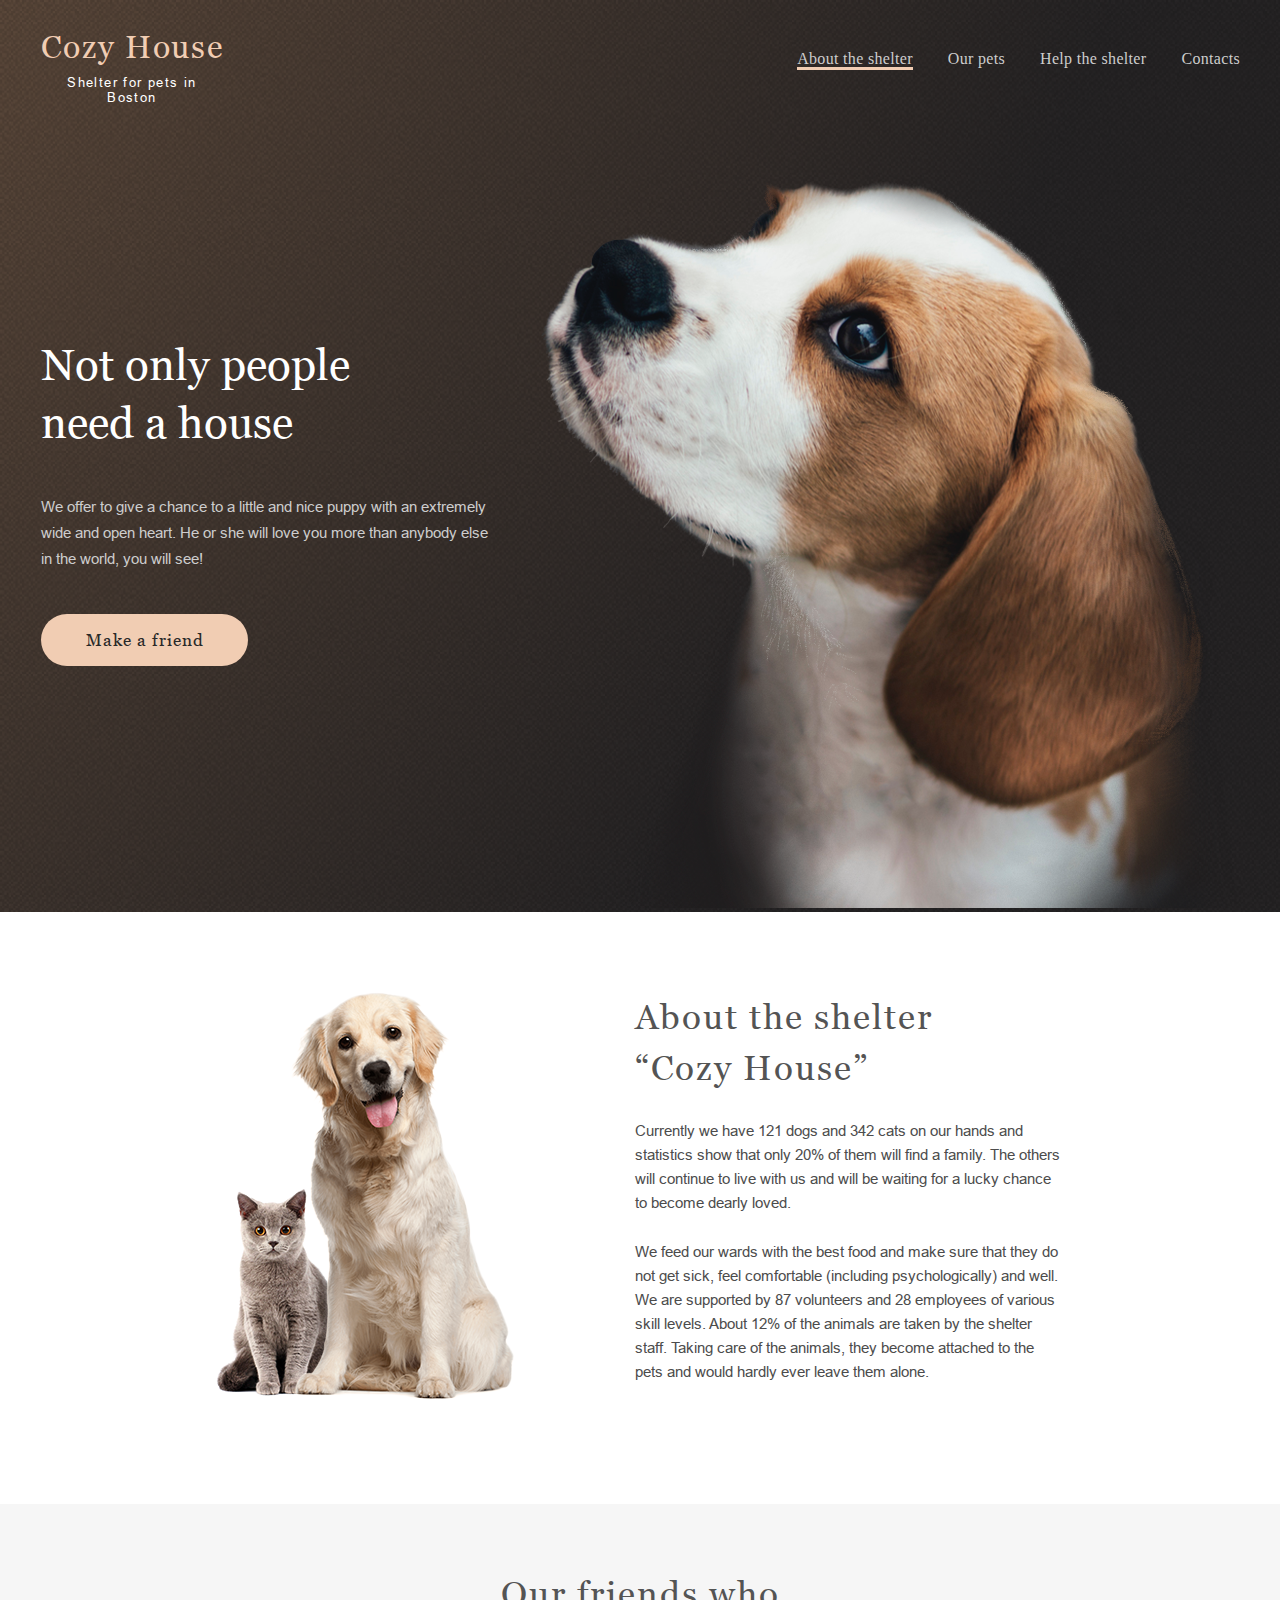
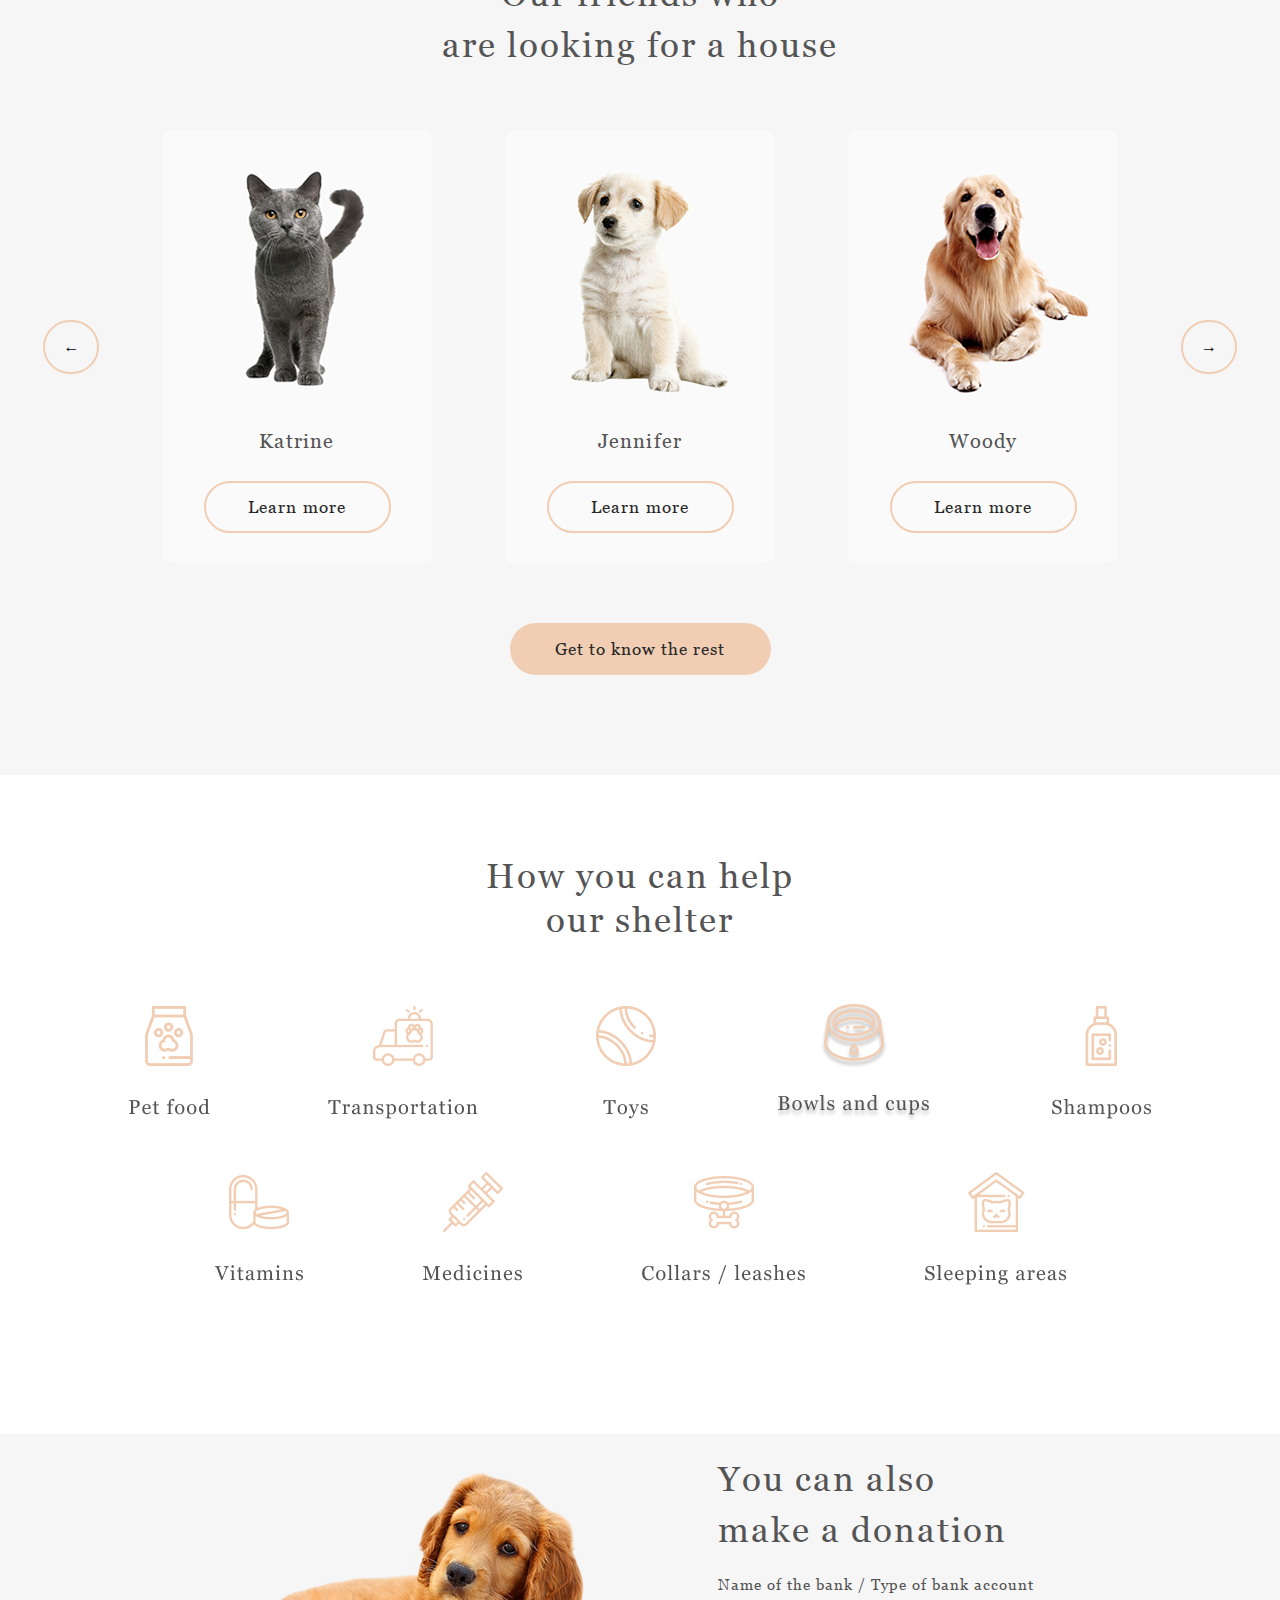
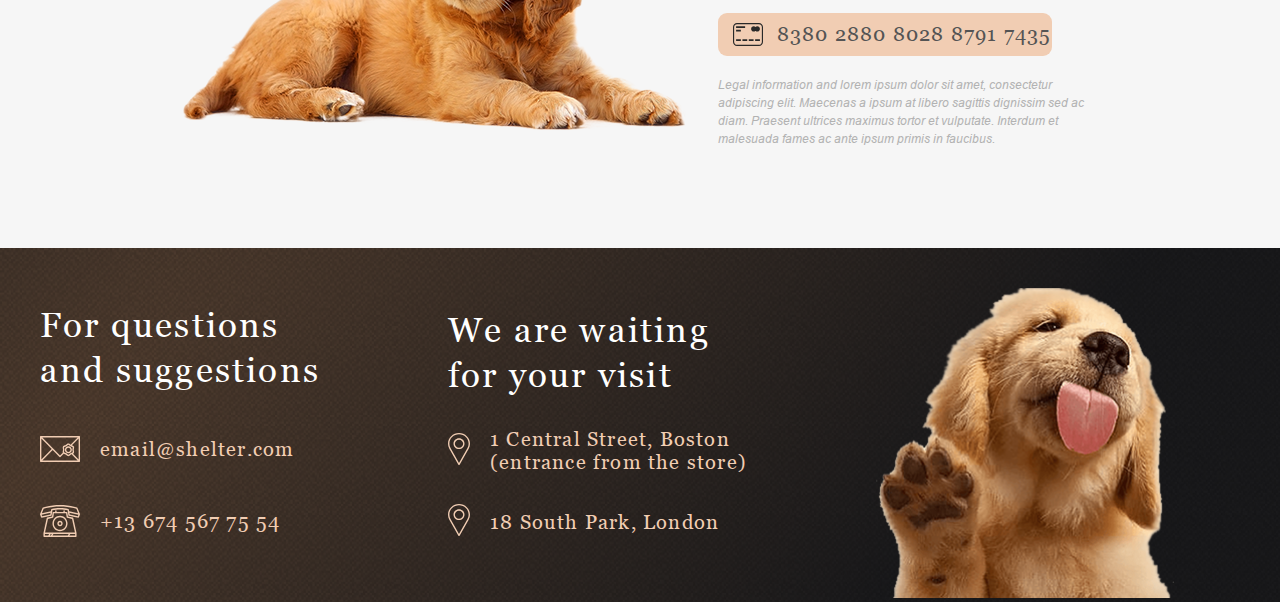
<file: shelter/pages/main/index.html>
<!DOCTYPE html>
<html lang="en">
<head>
    <meta charset="UTF-8">
    <meta http-equiv="X-UA-Compatible" content="IE=edge">
    <meta name="viewport" content="width=device-width, initial-scale=1.0">
    <title>Shelter Cozy House</title>
    <link rel="icon" type="image/png" sizes="32x32" href="../../assets/images/start-screen-puppy_1.png">
    <link rel="stylesheet" href="../../../shelter/pages/main/style.css">
</head>
<body>
    <header class="header">
        <div class="wrapper_header">
            <a href="../../../shelter/pages/pets/index.html" target="_blank">
                <div class="logo">
                    <p class="title_logo">Cozy House</p>
                    <p class="subtitle_logo">Shelter for pets in Boston</p>
                </div>
            </a>
            <div class="menu">
                <div class="line_menu"></div>
                <div class="line_menu"></div>
                <div class="line_menu"></div>
            </div>
                <nav>
                    <ul class="navigation">
                        <li> <span class="nav_tab nav_tab_active">About the shelter</span></li>
                        <li><a href="../../../shelter/pages/pets/index2.html" class="nav_tab nav_tab_shadow">Our pets</a></li>
                        <li><a href="#help" class="nav_tab">Help the shelter</a></li>
                        <li><a href="#contacts" class="nav_tab">Contacts</a></li>
                    </ul>
                </nav>
        </div>
        </header>
    <section class="not_only">
        <div class="wrapper">
            <div class="start_screen_content">
                <div class="content">
                    <h1>Not only people<br> need a house</h1>
                    <p class="content_notonly">We offer to give a chance to a little and nice puppy with an extremely
                        wide and open heart. He or she will love you more than anybody else
                        in the world, you will see!</p>
                        <div class="button_color_start">
                            <a href="../../../shelter/pages/pets/index2.html" target="_blank" class="button_friends"> Make a friend</a>
                        </div>
                </div>

                <div class="start-screen-puppy">
                        <img src="../../../shelter/assets/images/start-screen-puppy_1.png" alt="start-screen-puppy">
                </div>
            </div>
        </div>
    </section>
    <section class="about">
        <div class="wrapper">
            <div class="about_content">
                <div class="about_pets">
                    <img src="../../../shelter/assets/images/about-pets.png" alt="Dog and cat">
                </div>
                <div class="about_pets_text">
                    <h3>About the shelter<br> “Cozy House”</h3>
                    <p class="about_pets_content">Currently we have 121 dogs and 342 cats on our hands and
                    statistics show that only 20% of them will find a family. The others will continue to live with us and will be waiting for a lucky
                    chance to become dearly loved.</p>
                    <p class="about_pets_content">We feed our wards with the best food and make sure that they do not get sick, feel comfortable (including psychologically) and well. We are supported by 87 volunteers and 28 employees of various skill levels. About 12% of the animals are taken by the shelter staff. Taking care of the animals, they become attached to the pets and would hardly ever leave them alone.</p>
                </div>
            </div>
        </div>
    </section>
    <section class="our_friends" id="our_pets">
        <div class="wrapper">
            <div class="pets_content">
                <h3 class="our_pets">Our friends who <br> are looking for a house</h3>
                    <div class="slider_pets">
                        <div class="arrow arrow_left">
                            <p>&#8594;</p>
                        </div>
                        <div class="card">
                            <img src="../../../shelter/assets/images/pets-katrine.png" alt="pets-Katrine">
                            <p class="pets_card">Katrine</p>
                            <div>
                                <button class="button button_white">Learn more</button>
                            </div>
                        </div>
                        <div class="card">
                            <img src="../../../shelter/assets/images/pets-jennifer.png" alt="pets-Jennifer">
                            <p class="pets_card">Jennifer</p>
                            <div>
                                <button class="button button_white">Learn more</button>
                            </div>
                        </div>
                        <div class="card">
                            <img src="../../../shelter/assets/images/pets-woody.png" alt="pets-Woody">
                            <p class="pets_card">Woody</p>
                            <div>
                                <button class="button button_white">Learn more</button>
                            </div>
                        </div>
                        <div class="arrow">
                            <p>&#8594;</p>
                        </div>
                    </div>
                    <div class="button button_rest">
                        <a href="../../../shelter/pages/pets/index2.html" target="_blank" class="button"> Get to know the rest</a>
                    </div>
            </div>
        </div>
    </section>
    <section class="help" id="help">
        <div class="wrapper">
            <div class="help_content">
                <h3 class="help_content_text">How you can help<br>
                our shelter</h3>
                <div class="list_wrap">
                    <div class="list_element">
                        <img src="../../../shelter/assets/icons/Pet_food.png" alt="pet food">
                    </div>
                    <div class="list_element">
                        <img src="../../../shelter/assets/icons/Transportation.png" alt="transportation">
                    </div>
                    <div class="list_element">
                        <img src="../../../shelter/assets/icons/Toys.png" alt="toys">
                    </div>
                    <div class="list_element">
                        <img src="../../../shelter/assets/icons/Bowlsandcups.png" alt="bowls and cups">
                    </div>
                    <div class="list_element">
                        <img src="../../../shelter/assets/icons/Shampoos_1.png" alt="shampoos">
                    </div>
                    <div class="list_element">
                        <img src="../../../shelter/assets/icons/Vitamins.png" alt="vitamins">
                    </div>
                    <div class="list_element">
                        <img src="../../../shelter/assets/icons/Medicines.png" alt="medicines">
                    </div>
                    <div class="list_element">
                        <img src="../../../shelter/assets/icons/leashes.png" alt="leashes">
                    </div>
                    <div class="list_element">
                        <img src="../../../shelter/assets/icons/Sleeping_area.png" alt="Sleeping area">
                    </div>
                </div>
            </div>
        </div>
    </section>
    <section class="in_addition">
        <div class="wrapper">
            <div class="make_donation">
                <div class="pet_donation">
                    <img  src="../../../shelter/assets/images/donation-dog.png" alt="donation-dog">
                </div>
                <div class="card_donation">
                    <h3 class="you_can">You can also<br> make a donation</h3>
                    <h5>Name of the bank / Type of bank account</h5>
                    <a href="https://github11111.com/" target="_blank">
                    <div class="button_creditcard">
                    <span class="craditcard_number">
                        <img src="../../../shelter/assets/icons/credit-card.svg" alt="credit-card"> 8380 2880 8028 8791 7435
                    </span>
                </div>
                    </a>
                    <p class="creditcard_text">Legal information and lorem ipsum dolor sit amet, consectetur adipiscing elit. Maecenas a ipsum at libero sagittis dignissim sed ac diam. Praesent ultrices maximus tortor et vulputate. Interdum et malesuada fames ac ante ipsum primis in faucibus.</p>
                </div>
            </div>
        </div>
    </section>
    <section class="footer" id="contacts">
        <div class="wrapper">
            <div class="info_footer">
                <div class="contacts">
                    <h3 class="contacts_title">For questions<br> and suggestions</h3>
                    <span class="contacs_info">
                        <a class="contacs_info" href="mailto:email@shelter.com"> <img src="../../../shelter/assets/icons/icon-email.svg" alt="icon">email@shelter.com</a>
                    </span>
                    <span class="contacs_info">
                        <a class="contacs_info" href="tel:+136745677554"> <img src="../../../shelter/assets/icons/icon-phone.svg" alt="icon"> +13 674 567 75 54</a>
                    </span>

                </div>
                <div class="location">
                    <h3 class="contacts_title">We are waiting<br> for your visit</h3>
                    <span class="contacs_info">
                        <a href="http://surl.li/fvqho"  target="_blank">
                            <img src="../../../shelter/assets/icons/icon-marker.svg" title="location"></a>
                        <a class="contacs_info" href="http://surl.li/fvqhf" target="_blank">
                        1 Central Street, Boston<br> (entrance from the store)
                        </a>
                    </span>
                    <span class="contacs_info">
                        <a href="http://surl.li/fvqhf" target="_blank">
                            <img src="../../../shelter/assets/icons/icon-marker.svg" title="location">
                        </a>
                        <a class="contacs_info" href="http://surl.li/fvqho" target="_blank">
                        18 South Park, London
                        </a>
                    </span>
                </div>
                <div class="footer_img">
                    <img src="../../../shelter/assets/images/footer-puppy.png" alt="Puppy-lucky">
                </div>

            </div>
        </div>
    </section>


</body>
</html>
</file>
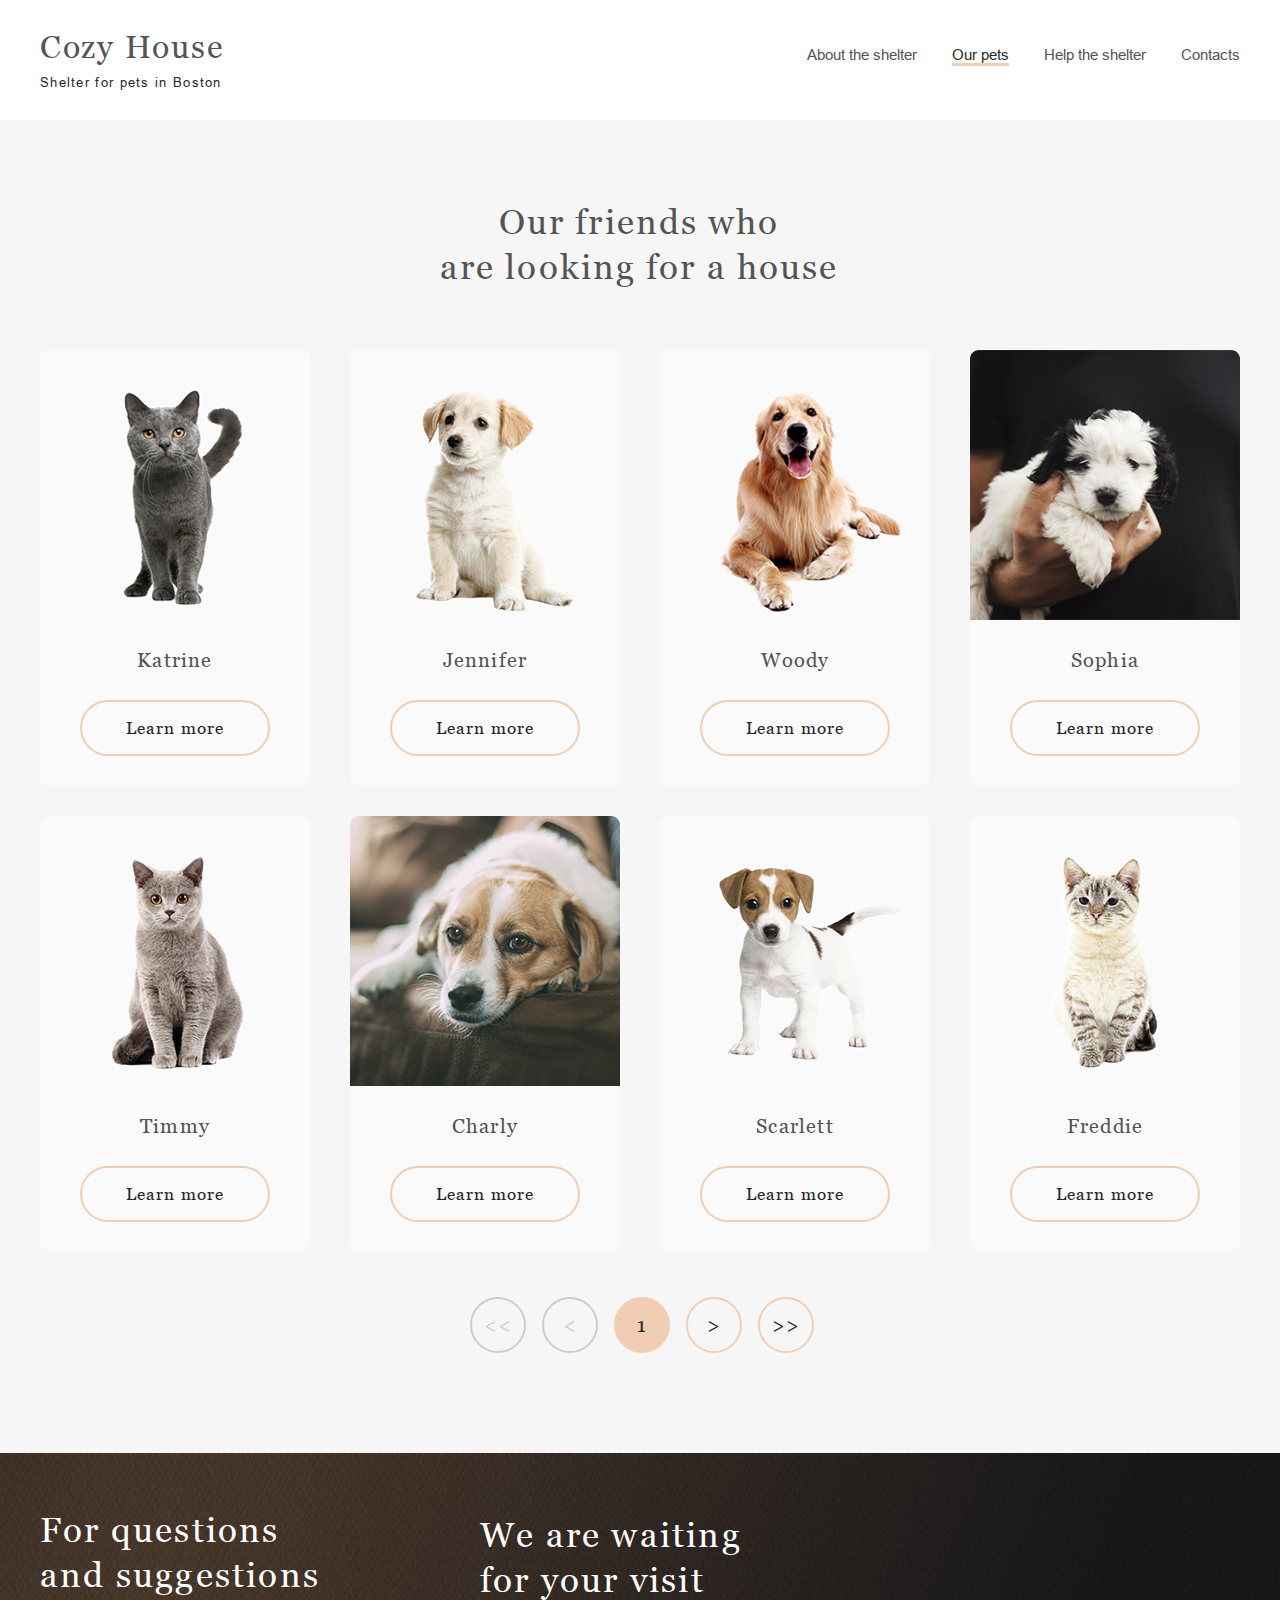
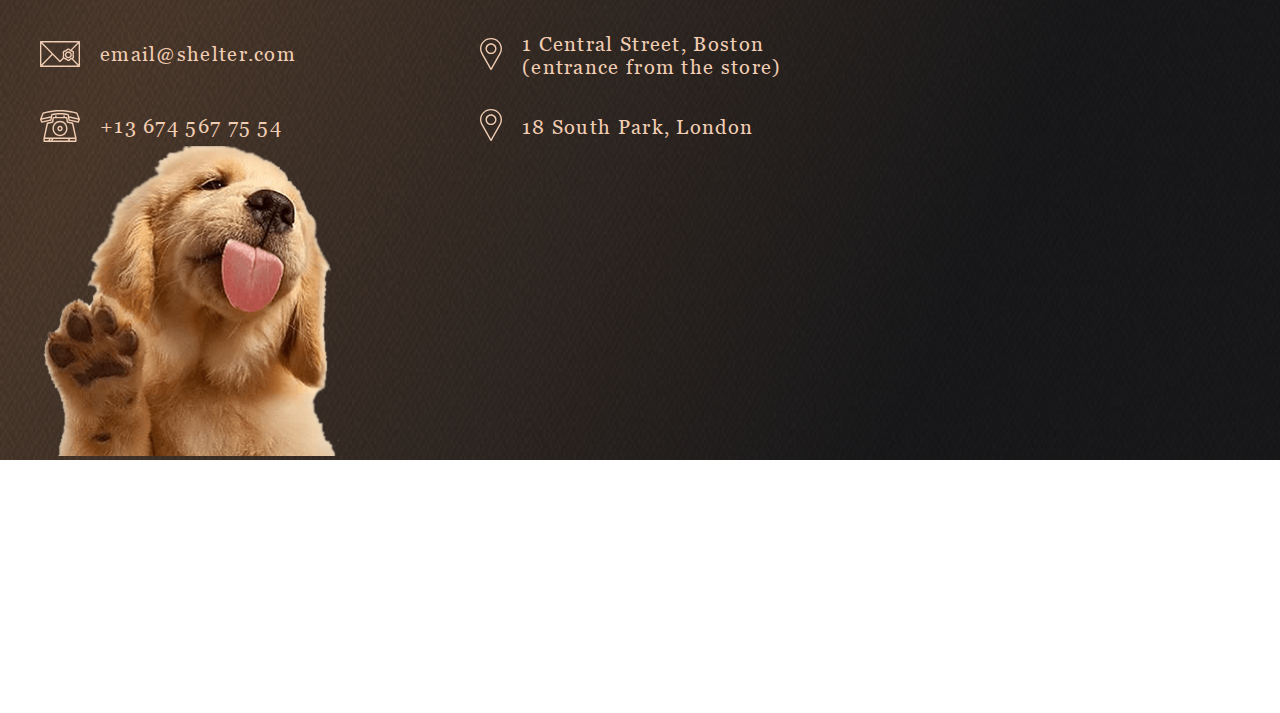
<file: shelter/pages/pets/index2.html>
<!DOCTYPE html>
<html lang="en">
<head>
    <meta charset="UTF-8">
    <meta http-equiv="X-UA-Compatible" content="IE=edge">
    <meta name="viewport" content="width=device-width, initial-scale=1.0">
    <title>Shelter Cozy House</title>
    <link rel="icon" type="image/png" sizes="32x32" href="../../../shelter/assets/images/start-screen-puppy_1.png">
    <link rel="stylesheet" href="../../../shelter/pages/pets/style2.css">
</head>
<body>
    <header class="header">
        <div class="wrapper_header">
            <a href="../../../shelter/pages/main/index.html" target="_blank">
                <div class="logo">
                    <p class="title_logo">Cozy House</p>
                    <p class="subtitle_logo">Shelter for pets in Boston</p>
                </div>
            </a>
            <div class="menu">
                <div class="line_menu"></div>
                <div class="line_menu"></div>
                <div class="line_menu"></div>
            </div>
                <nav>
                    <ul class="navigation">
                        <li> <a href="../../../shelter/pages/main/index.html" class="nav_tab" target="_blank">About the shelter</a></li>
                        <li><a href="#" class="nav_tab nav_tab_active">Our pets</a></li>
                        <li><a href="../../../shelter/pages/main/index.html#help" class="nav_tab">Help the shelter</a></li>
                        <li><a href="../../../shelter/pages/main/index.html#contacts" class="nav_tab">Contacts</a></li>
                    </ul>
                </nav>
        </div>
        </header>
    <section class="our_friends">
        <div class="wrapper">
            <div class="pets_content">
                <div class="header_content">
                    <p>Our friends who<br>
                        are looking for a house</p>
                </div>
                <div class="sliders_conteiner">
                    <div class="card">
                        <img src="../../../shelter/assets/images/pets-katrine.png" alt="pets-Katrine">

                        <p class="pets_card">Katrine</p>
                        <div>
                            <button class="button button_white">Learn more</button>
                        </div>
                    </div>
                    <div class="card">
                        <img src="../../../shelter/assets/images/pets-jennifer.png" alt="pets-Jennifer">
                        <p class="pets_card">Jennifer</p>
                        <div>
                            <button class="button button_white">Learn more</button>
                        </div>
                    </div>
                    <div class="card">
                        <img src="../../../shelter/assets/images/pets-woody.png" alt="pets-Woody">
                        <p class="pets_card">Woody</p>
                        <div>
                            <button class="button button_white">Learn more</button>
                        </div>
                    </div>
                    <div class="card">
                        <img src="../../../shelter/assets/images/pets-sophia.png" alt="pets-Sophia">
                        <p class="pets_card">Sophia</p>
                        <div>
                            <button class="button button_white">Learn more</button>
                        </div>
                    </div>
                    <div class="card">
                        <img src="../../../shelter/assets/images/pets-timmy.png" alt="pets-Timmy">
                        <p class="pets_card">Timmy</p>
                        <div>
                            <button class="button button_white">Learn more</button>
                        </div>
                    </div>
                    <div class="card">
                        <img src="../../../shelter/assets/images/pets-charly.png" alt="pets-Charly">
                        <p class="pets_card">Charly</p>
                        <div>
                            <button class="button button_white">Learn more</button>
                        </div>
                    </div>
                    <div class="card">
                        <img src="../../../shelter/assets/images/pets-scarlet.png" alt="pets-Scarlett">
                        <p class="pets_card">Scarlett</p>
                        <div>
                            <button class="button button_white">Learn more</button>
                        </div>
                    </div>
                    <div class="card">
                        <img src="../../../shelter/assets/images/pets-freddie.png" alt="pets-Freddie">
                        <p class="pets_card">Freddie</p>
                        <div>
                            <button class="button button_white">Learn more</button>
                        </div>
                    </div>
                </div>
                <div class="pagintion">
                    <a href="#"><div class="arrow_back"><h4>&lt;&lt;</h4></div></a>
                    <a href="#"><div class="arrow_back"><h4>&lt;</h4></div></a>
                    <a href="#"><div class="arrow_one">1</div></a>
                    <a href="#"><div class="arrow_next"><h4>&gt;</h4></div></a>
                    <a href="#"><div class="arrow_next"><h4>&gt;&gt;</h4></div></a>
                </div>
            </div>
        </div>
    </section>
    <section class="footer" id="contacts">
        <div class="wrapper">
            <div class="info_footer">
                <div class="contacts">
                    <h3 class="contacts_title">For questions<br> and suggestions</h3>
                    <span class="contacs_info">
                        <a class="contacs_info" href="mailto:email@shelter.com"> <img src="../../../shelter/assets/icons/icon-email.svg" alt="icon">email@shelter.com</a>
                    </span>
                    <span class="contacs_info">
                        <a class="contacs_info" href="tel:+136745677554"> <img src="../../../shelter/assets/icons/icon-phone.svg" alt="icon"> +13 674 567 75 54</a>
                    </span>

                </div>
                <div class="location">
                    <h3 class="contacts_title">We are waiting<br> for your visit</h3>
                    <span class="contacs_info">
                        <a href="http://surl.li/fvqho"  target="_blank">
                            <img src="../../../shelter/assets/icons/icon-marker.svg" title="location"></a>
                        <a class="contacs_info" href="http://surl.li/fvqhf" target="_blank">
                        1 Central Street, Boston<br> (entrance from the store)
                        </a>
                    </span>
                    <span class="contacs_info">
                        <a href="http://surl.li/fvqhf" target="_blank">
                            <img src="../../../shelter/assets/icons/icon-marker.svg" title="location">
                        </a>
                        <a class="contacs_info" href="http://surl.li/fvqho" target="_blank">
                        18 South Park, London
                        </a>
                    </span>
                </div>
                <div class="footer_img">
                    <img src="../../../shelter/assets/images/footer-puppy.png" alt="Puppy-lucky">
                </div>

            </div>
        </div>
    </section>
</body>
</html>
</file>
<file: shelter/pages/main/style.css>
@font-face {
    font-family: Arial;
    src: url("../../../shelter/assets/fonts/ArialMT.eot");
    src: local("Arial"),
    url("../../../shelter/assets/fonts/ArialMT.woff2"),
    url("../../../shelter/assets/fonts/ArialMT.woff");
    font-weight: 400;
    font-style: normal;
    font-display: swap;
}
@font-face {
    font-family: Arial;
    src: url("../../../shelter/assets/fonts/Arial-ItalicMT.eot");
    src: local("Arial Italic"), local("Arial-Italic"),
    url("../../../shelter/assets/fonts/Arial-ItalicMT.woff2"),
    url("../../../shelter/assets/fonts/Arial-ItalicMT.woff");
    font-weight: 400;
    font-style: italic;
    font-display: swap;
}
@font-face {
    font-family: Georgia;
    src: url("../../../shelter/assets/fonts/Georgia.eot");
    src: local("Georgia"),
    url("../../../shelter/assets/fonts/Georgia400.woff2"),
    url("../../../shelter/assets/fonts/Georgia400.woff");
    font-weight: 400;
    font-style: normal;
    font-display: swap;
}
html {
    font-size: 10px;
    scroll-behavior: smooth;
}
body {
    box-sizing: border-box;
    font-size: 1.6rem;
    font-weight: 400;
    margin: 0 auto;
    align-items: center;
}

.header{
    max-width: 128rem;
    width: 100%;
    position: absolute;
    margin-left: auto;
    margin-right: auto;
    left: 0;
    right: 0;
    text-align: center;
    display: flex;
    justify-content: center;
}
.logo {
    width: 18.4rem;
    height: 6rem;
}
.title_logo{
    font: 3.2rem Georgia;
    color: #F1CDB3;
    line-height: 3.52rem;
    letter-spacing: .17rem;
    margin: 0;
    padding: 0;
}
.subtitle_logo{
    font: 1.3rem Arial;
    font-weight: 400;
    color: #FFFFFF;
    letter-spacing: .14rem;
    margin-top: 1rem;
    line-height: 1.5rem;
}
.navigation {
    display: inline-flex;
    list-style: none;
    justify-content: space-between;
    align-items: center;
    flex-wrap: wrap;
    column-gap: 3.5rem;
    max-width: 44.3rem;
    width: 100%;
    max-height: 2.7rem;
    height: auto;
    padding: 0;
    line-height: 160%;
    letter-spacing: 0.02em;
}

.nav_tab{
    text-decoration-line: none;
    color: #CDCDCD;
}
.nav_tab_active {
    border-bottom: solid #F1CDB3;
    cursor:context-menu;
}
.nav_tab_shadow {
  stroke: black;
  stroke-width: 1;
}
.not_only {
    width: 100%;
    height: auto;
    display: flex;
    justify-content: center;
    background-image: url(../../../shelter/assets/images/start-screen-gradient-background.png);
    background-repeat: no-repeat;
    background-size: 100% 100%;
}
.wrapper{

    display: flex;
    justify-content: center;
}
.wrapper_header{
    max-width: 120rem;
    width: 100%;
    height: auto;
    display: inline-flex;
    justify-content:space-between;
    margin: 3rem 0 3rem 0;
}
.start_screen_content {
  display: flex;
  justify-content: space-between;
  align-items: center;
  max-width: 120rem;
  width: 100%;
  height: auto;
  margin: 18rem 4rem 0;
}
.content {
    display: flex;
    flex-wrap: nowrap;
    flex-direction: column;
    row-gap: 42px;
    max-width: 46rem;
    width: 100%;
    margin-right: 4rem;
    margin-bottom: 9rem;
}

 .start-screen-puppy img {
    max-width: 69.8rem;
    width: 100%;
    height: auto;
}

h1 {
    margin: 0;
font: 4.4rem Georgia;
color: #FFFFFF;
line-height: 5.8rem;

}
.content_notonly {
    margin: 0;
    max-width: 46rem;
    width: 100%;
    height: auto;
    font: 1.5rem Arial;
    color: #CDCDCD;
    line-height: 2.6rem;
}
.button_friends{
    font: 1.7rem Georgia;
    padding: 1rem 1.5rem;
    line-height: 2.2rem;
    color: #292929;
    text-decoration: none;
}
.button_color_start{
    display: flex;
    justify-content: center;
    align-items: center;
    width: 20.7rem;
    height: 5.2rem;
    border-radius: 10rem;
    background-color: #F1CDB3;
    border: none;
    letter-spacing: .1rem;
}
.button{
    display: flex;
    justify-content: center;
    align-items: center;
    letter-spacing: 0.06em;
    width: 20.7rem;
    height: 5.2rem;
    border-radius: 10rem;
    user-select: none;
    border: none;
    font-size:1.7rem;
    font-family: Georgia, serif;
    padding: 1rem 1.5rem;
    line-height: 130%;
    color: #292929;
    text-decoration: none;
}
.about{
    width: 100%;
    display: flex;
    justify-content: center;
    height: auto;
    background-color: #FFFFFF;
}
.about_content{
    display: flex;
    justify-content: center;
    max-width: 120rem;
    width: 100%;
    height: auto;
    padding: 8rem 0 10rem;
    flex-wrap: wrap;
    flex-direction: row;
    column-gap: 12rem;
}
.about_pets{
    max-width: 30rem;
    width: 100%;
    height: auto;
}
.about_pets img{
    width: 100%;
    height: auto;
}
h3{
    font: 3.5rem Georgia;
    color: #545454;
    line-height: 146%;
    margin:0 ;
    letter-spacing: .2rem;

}
.about_pets_text{
    align-items: flex-start;
    font: 1.5rem Arial;
    line-height: 2.4rem;
    color: #4C4C4C;
    max-width: 43rem;
    width: 100%;
    height: auto;
    display: flex;
    flex-direction: column;
    row-gap: 2.5rem;
}
.about_pets_content{
    margin: 0;
}
.our_friends{
    height: auto;
    background-color: #F6F6F6;
}
.pets_content{
    height: auto;
    max-width: 120rem;
    width: 100%;
    margin: 6.5rem 0 10rem;
}
.our_pets{
    text-align: center;
    margin-bottom: 6rem;
}
.slider_pets{
    max-width: 120rem;
    width: 100%;
    height: auto;
    display: flex;
    flex-direction: row;
    justify-content: center;
    align-items: center;
    margin-bottom: 6rem;
    flex-wrap: wrap;
    column-gap: 4.2rem;
}
.card{
    display: inline-flex;
    flex-direction: column;
    align-items: center;
    background-color: #FAFAFA;
    border-radius: .9rem;
    margin: 0 1rem;
}

.button_white{
    border: .2rem solid #F1CDB3;
    background-color: #FAFAFA;
    width: 18.7rem;
    margin-bottom: 3rem;
    font: 17px Georgia;
}
.pets_card{
    color: #545454;
    font: 2rem Georgia;
    line-height: 100%;
    letter-spacing: .12rem;
    margin: 3rem;
}
.button_rest{
    font: 1.7rem Georgia;
    background-color: #F1CDB3;
    max-width: 26.1rem;
    width: 100%;
    max-height: 5.2rem;
    letter-spacing: .12rem;
    padding: 0;
    margin: 0 auto;
}
.arrow {
    border: .2rem solid #F1CDB3;
    border-radius: 10rem;
    max-width: 5.2rem;
    width: 100%;
    max-height: 5.2rem;
    height: auto;
    display: inline-flex;
    justify-content: center;
    align-items: center;
}
.arrow_left{
    transform: scaleX(-1);
}


.help {
    
    background-color: #FFFFFF;
}
.help_content{
    max-width: 120rem;
    width: 100%;
    height: auto;
    margin: 8rem 0 10rem;
    display: flex;
    flex-wrap: wrap;
    justify-content: center;
}
.list_wrap{
    display: inline-flex;
    flex-wrap: wrap;
    justify-content: center;
    align-items: center;
    margin: 6rem 0 4.5rem;
    max-width: 102.6rem;
    width: 100%;
    height: auto;
    gap: 4.5rem 11.8rem;
}
.list_element{
  text-align: center;
}
.help_content_text{
    text-align: center;
    margin: 0;
    letter-spacing: .2rem;
    line-height: 124%;
}
.in_addition{
    background-color: #F6F6F6;

}
.make_donation{
    max-width: 91.5rem;
    width: 100%;
    height: auto;
    display: flex;
    margin: 2rem 0 10rem;
}
.pet_donation{
    display: flex;
    justify-content: center;
    align-items: center;
}
.pet_donation img{
    max-width: 50.5rem;
    width: 100%;
    height: auto;
}
.card_donation{
    display: flex;
    flex-direction: column;
    align-items: flex-start;
    justify-content: center;
    flex-wrap: wrap;
    row-gap: 2rem;
    padding-left: 3rem;
}
.you_can{
    margin: 0;
}
h5{
    font: 1.5rem Georgia;
    color: #545454;
    line-height: 1.7rem;
    letter-spacing: .1rem;
    margin: 0;
}
.creditcard_text{
    font: 1.2rem Arial;
    font-style: italic;
    color: #B2B2B2;
    line-height: 150%;
    margin: 0;
    max-width: 38rem;
    width: 100%;
    height: auto;
}
.craditcard_number{
    margin: 0;
    font: 2rem Georgia;
    color:#545454 ;
    line-height: 2.3rem;
    letter-spacing: .12rem;
}
.button_creditcard{
    border: none;
    background-color: #F1CDB3;
    max-width: 34.9rem;
    width: 100%;
    max-height: 4.3rem;
    height: auto;
    border-radius: .9rem;
    text-align: left;
}
.craditcard_number{
    display: inline-flex;
    justify-content: space-between;
    max-height: 2.3rem;
    max-width: 31.9rem;
    width: 100%;
    margin: 1rem 1.5rem;
}
/* Style for footer*/

.footer{
    background: url(../../../shelter/assets/icons/footer-gradient-background.png);
    background-repeat: no-repeat;
    background-size: 100% 100%;
}
.info_footer{
    max-width: 120rem;
    width: 100%;
    height: auto;
    display: flex;
    flex-direction: row;
    flex-wrap: wrap;
    column-gap: 10vw;
    margin-top: 4rem;
}
.footer_img>img{
    max-width: 30rem;
    width: 100%;
    height: auto;
}
.contacts_title{
    font: 3.5rem Georgia;
    color: #FFFFFF;
    line-height: 4.5rem;
    letter-spacing: .22rem;
    margin: 0;
}
.contacts {
    display: inline-flex;
    flex-direction: column;
    flex-wrap: wrap;
    row-gap: 1rem;
    margin-top: 1.5rem;
}
.location{
    display: inline-flex;
    flex-direction: column;
    flex-wrap: wrap;
    margin-top: 2rem;
}
.contacs_info{
    font: 2rem Georgia;
    color: #F1CDB3;
    line-height: 2.3rem;
    letter-spacing: .12rem;
    font-weight: 400;
    text-decoration: none;
    display: inline-flex;
    align-items: center;
    justify-content:flex-start;
    margin: 0;
    flex-wrap: wrap;
    gap: 2rem;
}
#info{
    margin-right: 2rem;
}
a{
    text-decoration: none;
}
span.contacs_info{
    margin-top: 3rem;
}
.card:hover{
    cursor: pointer;
    background-color: white;
}
.card:hover .button_white{
    cursor: pointer;
    background-color: #FDDCC4;
    transition: 1s ease;
}
.button_color_start:hover{
    background-color: #FDDCC4;
    transition: 1s ease;
}
.arrow:hover{
cursor: pointer;
background-color: #FDDCC4;
transition: 1s ease;
}
.button_rest:hover{
    background-color: #FDDCC4;
    transition: 1s ease;
}
.button_creditcard:hover{
    background-color: #FDDCC4;
    transition: 1s ease;
}
.line_menu{
    border-bottom: 0.2rem solid #F1CDB3;
    width: 3rem;
    height: 1rem;
}
.menu{
    display:none;
}

/*media for main-768*/
@media screen and (min-width: 1200px){
    .slider_pets{
        column-gap: 5.3rem;
    }
}
@media screen and (max-width: 1200px){
    .info_footer{
        justify-content: center;
        column-gap: 6rem;
        margin: 0;
        row-gap: 6.5rem;
        margin-right: 3rem;
    }
}
@media screen and (max-width: 1135px){
    .card:nth-child(4){
        display: none;
    }
}
@media screen and (max-width: 850px){
    .about_content{
        flex-direction: column-reverse;
        row-gap: 8rem;
        align-items: center;
        padding-right: 2rem;
    }
   .wrapper_header{
    margin-right: 3rem;
    margin-left: 3rem;
   }
   .about_pets_text{
    line-height: 150%;
   }
   .slider_pets{
    column-gap: 1.2rem;
}
.contacts_title{
    line-height: 140%;
}
.card_donation{
    padding: 0;
}
.you_can{
    line-height: 140%;
}
  
}
@media screen and (max-width: 955px){
    img{
        height: auto;
        width: auto;
    }
    .wrapper_header{
        column-gap: 10.55vw;
    }
    .start_screen_content{
        flex-direction: column;
    }
    h1{
        line-height: 110%;
    }
    .content{
        margin-bottom: 10rem;
        margin-left: 2rem;
    }
    .start-screen-puppy{
        padding-left: 15vw;
        max-width: 57rem;
        width: 100%;
    }
    .button_color_start{
        align-self: center;
    }
    .make_donation{
        flex-direction: column-reverse;
        justify-content: center;
        align-items: center;
        padding-right: 2rem;
    }
    .pet_donation{
        padding-top: 6rem;
    }
    .content_notonly{
        line-height: 130%;
    }
    .button_creditcard{
        padding-right: 1rem;
    }
}
@media screen and (max-width: 768px){
        
        .card:nth-child(3){
            margin-right: 0.4rem;
        }
        .card:nth-child(2){
            margin-left: 0.4rem;
        }

}
@media screen and (max-width: 1100px){
        .list_wrap{
            display: grid;
            grid-template-columns: repeat(auto-fill, 17rem);
            column-gap: 7rem;
            row-gap: 5rem;
        }
}
@media screen and (max-width: 715px){
        .arrow_left{
            order: 4;
        }
        .arrow{
            order: 5;
        }
        .card{
        padding: 0 2rem 0 2rem;
    }
    .menu{
        display: block;
    }
    nav{
        display: none;
    }
    .wrapper_header{
        column-gap: 55vw;
    }
}
@media screen and (max-width: 665px){
    .card:nth-child(3){
        display: none;
    }
    .slider_pets{
        column-gap: 8rem;
        row-gap: 2rem;
        margin-bottom: 4.2rem;

    }
    .card:nth-child(2){
       margin-left: 15rem;
       margin-right: 15rem;
    }
    .help_content{
        margin: 4.2rem 0 4.2rem;
    }
    .make_donation{
        margin:4.2rem 0 4.2rem;

    }
    .you_can{
        text-align: center;
        font-size: 2.5rem;
    }
    .card_donation{
        align-items: center;
    }
    .creditcard_text{
        text-align: justify;
    }
    .button_creditcard{
        max-width: 28.1rem;
        width: 100%;
    }
    .craditcard_number{
        font-size: 1.5rem;
        max-width: 25.1rem;
        width: 100%;
    }
    .creditcard_text{
        max-width: 28rem;
    }
}
@media screen and (max-width: 550px){
    .wrapper_header{
    column-gap: 45vw;
    }
}
@media screen and (max-width: 450px){
    .wrapper_header{
        column-gap: 35vw;
    }
    .content{
        text-align: center;
        align-items: center;
        margin-right: 0;
    }
    .content>h1{
        font-size: 2.5rem;
        line-height: 3.25rem;
    }
    .content_notonly{
        line-height: 2.4rem;
        max-width: 30rem;
        width: 100%;
    }
    .start-screen-puppy{
        max-width: 26rem;
        width: 100%;
    }
    .about_pets_text{
        align-items: center;
        padding-left: 1rem;
        padding-right: 1rem;
    }
    h3{
        font-size: 2.5rem;
        text-align: center;
    }
   
    .about_pets_content{
        text-align: justify;
        row-gap: 4.2rem;

    }
    .about_content{
        max-width: 30rem;
        padding: 4.2rem 0 4.2rem;
    }
    .list_wrap{
        column-gap: 3rem;
        max-width: 30rem;
        width: 100%;
        grid-template-columns: repeat(auto-fill, 13rem);
        padding-left: 1rem;
        padding-right: 1rem;
    }
    .list_element>img{
        max-width: 13rem;
        width: auto;
        height: auto;
    }
    .pet_donation{
        max-width: 40rem;
        padding-top: 5rem;
    }
    .contacts_title{
        font-size: 2.5rem;
        line-height: 3.2rem;
    }
    .info_footer{
        padding: 0;
        row-gap: 4rem;
        margin-left: 1rem;
        margin-right: 1rem;
    }
    .contacs_info{
        gap: 1.5rem;
    }
}
@media screen and (max-width: 400px){
    .wrapper_header{
        column-gap: 25vw;
    }
}
@media screen and (max-width: 340px){
    .about_content{
        max-width: 26rem;
    }
}
</file>
<file: shelter/pages/pets/style2.css>
@font-face {
    font-family: Arial;
    src: url("../../../shelter/assets/fonts/ArialMT.eot");
    src: local("Arial"),
    url("../../../shelter/assets/fonts/ArialMT.woff2"),
    url("../../../shelter/assets/fonts/ArialMT.woff");
    font-weight: 400;
    font-style: normal;
    font-display: swap;
}
@font-face {
    font-family: Arial;
    src: url("../../../shelter/assets/fonts/Arial-ItalicMT.eot");
    src: local("Arial Italic"), local("Arial-Italic"),
    url("../../../shelter/assets/fonts/Arial-ItalicMT.woff2"),
    url("../../../shelter/assets/fonts/Arial-ItalicMT.woff");
    font-weight: 400;
    font-style: italic;
    font-display: swap;
}
@font-face {
    font-family: Georgia;
    src: url("../../../shelter/assets/fonts/Georgia.eot");
    src: local("Georgia"),
    url("../../../shelter/assets/fonts/Georgia400.woff2"),
    url("../../../shelter/assets/fonts/Georgia400.woff");
    font-weight: 400;
    font-style: normal;
    font-display: swap;
}
html {
    font-size: 10px;
}
body {
    box-sizing: border-box;
    font-size: 1.6rem;
    font-weight: 400;
    margin: 0 auto;
}
p{
    margin: 0;
    padding: 0;
}
.wrapper{
    display: flex;
    justify-content:center;
}
.wrapper_header{
    max-width: 120rem;
    width: 100%;
    height: auto;
    display: inline-flex;
    justify-content:space-between;
    margin: 3rem 0 3rem 0;
}
.header{
    max-width: 128rem;
    width: 100%;
    height: auto;
    margin-left: auto;
    margin-right: auto;
    left: 0;
    right: 0;
    text-align: center
}
.logo {
    display: flex;
    flex-direction: column;
    align-items: flex-start;
    max-width: 18.4rem;
    width: 100%;
    max-height: 6rem;
    height: auto;

}
.title_logo{
    font: 3.2rem Georgia;
    color: #545454;
    line-height: 3.52rem;
    letter-spacing: 0.054em;
    margin: 0;
    padding: 0;
}
.subtitle_logo{
    font: 1.3rem Arial;
    font-weight: 400;
    color: #292929;
    letter-spacing: 0.1em;
    margin-top: 1rem;
    line-height: 1.5rem;
}
a{
    text-decoration: none;
}
.line_menu{
    border-bottom: 0.2rem solid #000000;
    width: 3rem;
    height: 1rem;
}
.menu{
    display:none;
}
.navigation {
    display: inline-flex;
    list-style: none;
    justify-content: space-between;
    align-items: center;
    flex-wrap: wrap;
    column-gap: 3.5rem;
    max-width: 44.3rem;
    width: 100%;
    max-height: 2.7rem;
    height: auto;
    padding: 0;
}
.nav_tab{
    text-decoration-line: none;
    color: #545454;
    line-height: 2.4rem;
    font: 1.5rem Arial;

}
.nav_tab_active {
    border-bottom: solid #F1CDB3;
    color: #292929;
    cursor: context-menu;

}
/*style for section pets*/
.our_friends{
    width: 100%;
    height: auto;
    background-color: #F6F6F6;
    background-size: 100%;
}
.pets_content{
    max-width: 120rem;
    width: 100%;
    height: auto;
    margin: 8rem 4rem 10rem 4rem;
    display: flex;
    flex-direction: column;
    align-items: center;
    justify-content: center;
}
.header_content{
    font: 3.5rem Georgia;
    color: #545454;
    letter-spacing: 0.06em;
    line-height: 4.5rem;
    display: flex;
    align-items: center;
    text-align: center;
    max-width: 40rem;
    width: 100%;
    height: auto;
    margin-bottom: 60px;
}
.sliders_conteiner{
    display: flex;
    justify-content: center;
    flex-wrap: wrap;
    gap: 3rem 4rem;
    height: auto;
}
.slider_pets{
    max-width: 120rem;
    width: 100%;
    height: auto;
    display: flex;
    flex-direction: row;
    justify-content: center;
    margin-bottom: 6rem;
}
.card{
    display: inline-flex;
    flex-direction: column;
    align-items: center;
    background-color: #FAFAFA;
    border-radius: .9rem;
    height: auto;
}
.card:hover{
    cursor: pointer;
    background-color: white;
}
.card:hover .button_white{
    cursor: pointer;
    background-color: #FDDCC4;
    transition: 1s ease;
}
.pets_card{
    color: #545454;
    font: 2rem Georgia;
    line-height: 100%;
    letter-spacing: 0.06em;
    margin-top: 3rem;
    margin-bottom: 3rem;
}
.button{
    display: inline-block;
    max-width: 19rem;
    width: 100%;
    height: auto;
    border-radius: 10rem;
    user-select: none;
    font: 1.7rem Georgia;
    line-height: 2.2rem;
    color: #292929;
    letter-spacing: 0.06em;
    padding: 1.5rem 4.4rem 1.5rem 4.4rem;
}
.button_white{
    border: 0.2rem solid #F1CDB3;
    background-color: #FAFAFA;
    margin-bottom: 3rem;
}
.pagintion{
    display: flex;
    justify-content: center;

}
.pagintion{
    max-width: 34rem;
    width: 100%;
    height: auto;
    margin-top: 4.5rem;
    display: grid;
    grid-template-columns: repeat(5, 5.2rem);
    column-gap: 2rem;
}
.pagintion:hover{
    column-gap: 1rem;
    transition: all 0.5s ease;
}
.arrow_one{
    max-width: 5.2rem;
    width: 100%;
    max-height: 5.2rem;
    height: 100%;
    background-color: #F1CDB3;
    border-radius: 10rem;
    font: 2rem Georgia;
    font-weight: 400;
    user-select: none;
    color: #292929;
    border: 0.2rem solid #F1CDB3;
    display: flex;
    align-items: center;
    justify-content: center;
    letter-spacing: 0.06em;

}
.arrow_one:hover{
    background-color: #FDDCC4;
    border-color: #FDDCC4;
    transition: all 0.5s ease;
}
.arrow_back{
    max-width: 5.2rem;
    width: 100%;
    max-height: 5.2rem;
    height: 100%;
    border: 0.2rem solid #CDCDCD;
    border-radius: 10rem;
    display: flex;
    align-items: center;
    justify-content: center;
}
.arrow_back h4{
    font: 2rem Georgia;
    line-height: 2.3rem;
    color: #CDCDCD;
    letter-spacing: 0.06em;
}
.arrow_back:hover{
    filter: drop-shadow(0 0.4rem 0.4rem rgba(0, 0, 0, 0.288));
    transition: all 0.5s ease;
}
.arrow_next{
    max-width: 5.2rem;
    width: 100%;
    max-height: 5.2rem;
    height: 100%;
    border: 0.2rem solid rgb(241, 205, 179);
    border-radius: 10rem;
    display: flex;
    align-items: center;
    justify-content: center;
}
.arrow_next h4{
    font: 2rem Georgia;
    line-height: 2.3rem;
    color: #292929;
    letter-spacing: 0.06em;
}
.arrow_next:hover{
    filter: drop-shadow(0 0.4rem 0.4rem rgba(245, 183, 138, 0.836));
    transition: all 0.5s ease;
}

.footer{
    background: url(../../../shelter/assets/icons/footer-gradient-background.png);
    background-repeat: no-repeat;
    background-size: 100% 100%;
    height: auto;
}
.info_footer{
    max-width: 120rem;
    width: 100%;
    height: auto;
    display: flex;
    flex-direction: row;
    flex-wrap: wrap;
    column-gap: 16rem;
    margin: 4rem 4rem 0 4rem;
}
.footer_img{
    max-width: 30rem;
    width: 100%;
    height: 100%;
}
.contacts_title{
    font: 3.5rem Georgia;
    color: #FFFFFF;
    line-height: 4.5rem;
    letter-spacing: .22rem;
    margin: 0;
}
.contacts {
    display: inline-flex;
    flex-direction: column;
    flex-wrap: wrap;
    row-gap: 4rem;
    margin-top: 1.5rem;
}
.location{
    display: inline-flex;
    flex-direction: column;
    flex-wrap: wrap;
    row-gap: 3rem;
    margin-top: 2rem;
}
.contacs_info{
    font: 2rem Georgia;
    color: #F1CDB3;
    line-height: 115%;
    letter-spacing: .13rem;
    font-weight: 400;
    text-decoration: none;
    display: inline-flex;
    align-items: center;
    justify-content:flex-start;
    margin: 0;
    flex-wrap: wrap;
    gap: 2rem;
}
#info{
    margin-right: 2rem;
}
@media screen and (max-width: 768px){
    img{
        height: auto;
        width: auto;
    }
    .header, .our_friends, .footer{
        max-width: 76.8rem;
    }
    .pets_content{
        margin: 6rem 3rem 7rem 3rem;
    }
    .card:nth-child(7){
        display: none;
    }
    .card:nth-child(8){
        display: none;
    }
    .header_content{
        margin-top: 2rem;
        margin-bottom: 3rem;
    }
    .info_footer{
        justify-content: center;
        column-gap: 6rem;
        margin: 3rem 3rem 0 3rem;
    }
}
    @media screen and (max-width: 650px){ 
    nav{
        display: none;
    }
    .menu{
        display: block;
        padding-right: 2rem;
    }
}
@media screen and (max-width: 650px){
    .pagintion{
        column-gap: 1rem;
    }
}
@media screen and (max-width: 320px){
   
    .logo{
        padding-left: 2rem;
    }
    .header_content{
        font-size: 25px;
        line-height: 130%;
        margin: 0;

    }
    .pets_content{
        margin: 4.2rem 1rem 4.2rem 1rem;
    }
    .card:nth-child(4){
        display: none;
    }
    .card:nth-child(5){
        display: none;
    }
    .card:nth-child(6){
        display: none;
    }
    .pagintion{
        column-gap: 1rem;
    }
    .contacts_title{
        font-size: 2.5rem;
        line-height: 130%;
    }
    .info_footer{
        gap: 4rem;
    }
    .contacts_title{
        text-align: center;
    }
    .menu:active{
        transform: rotate(90deg);
        transition: .3s ease;
    }
 

}
</file>
